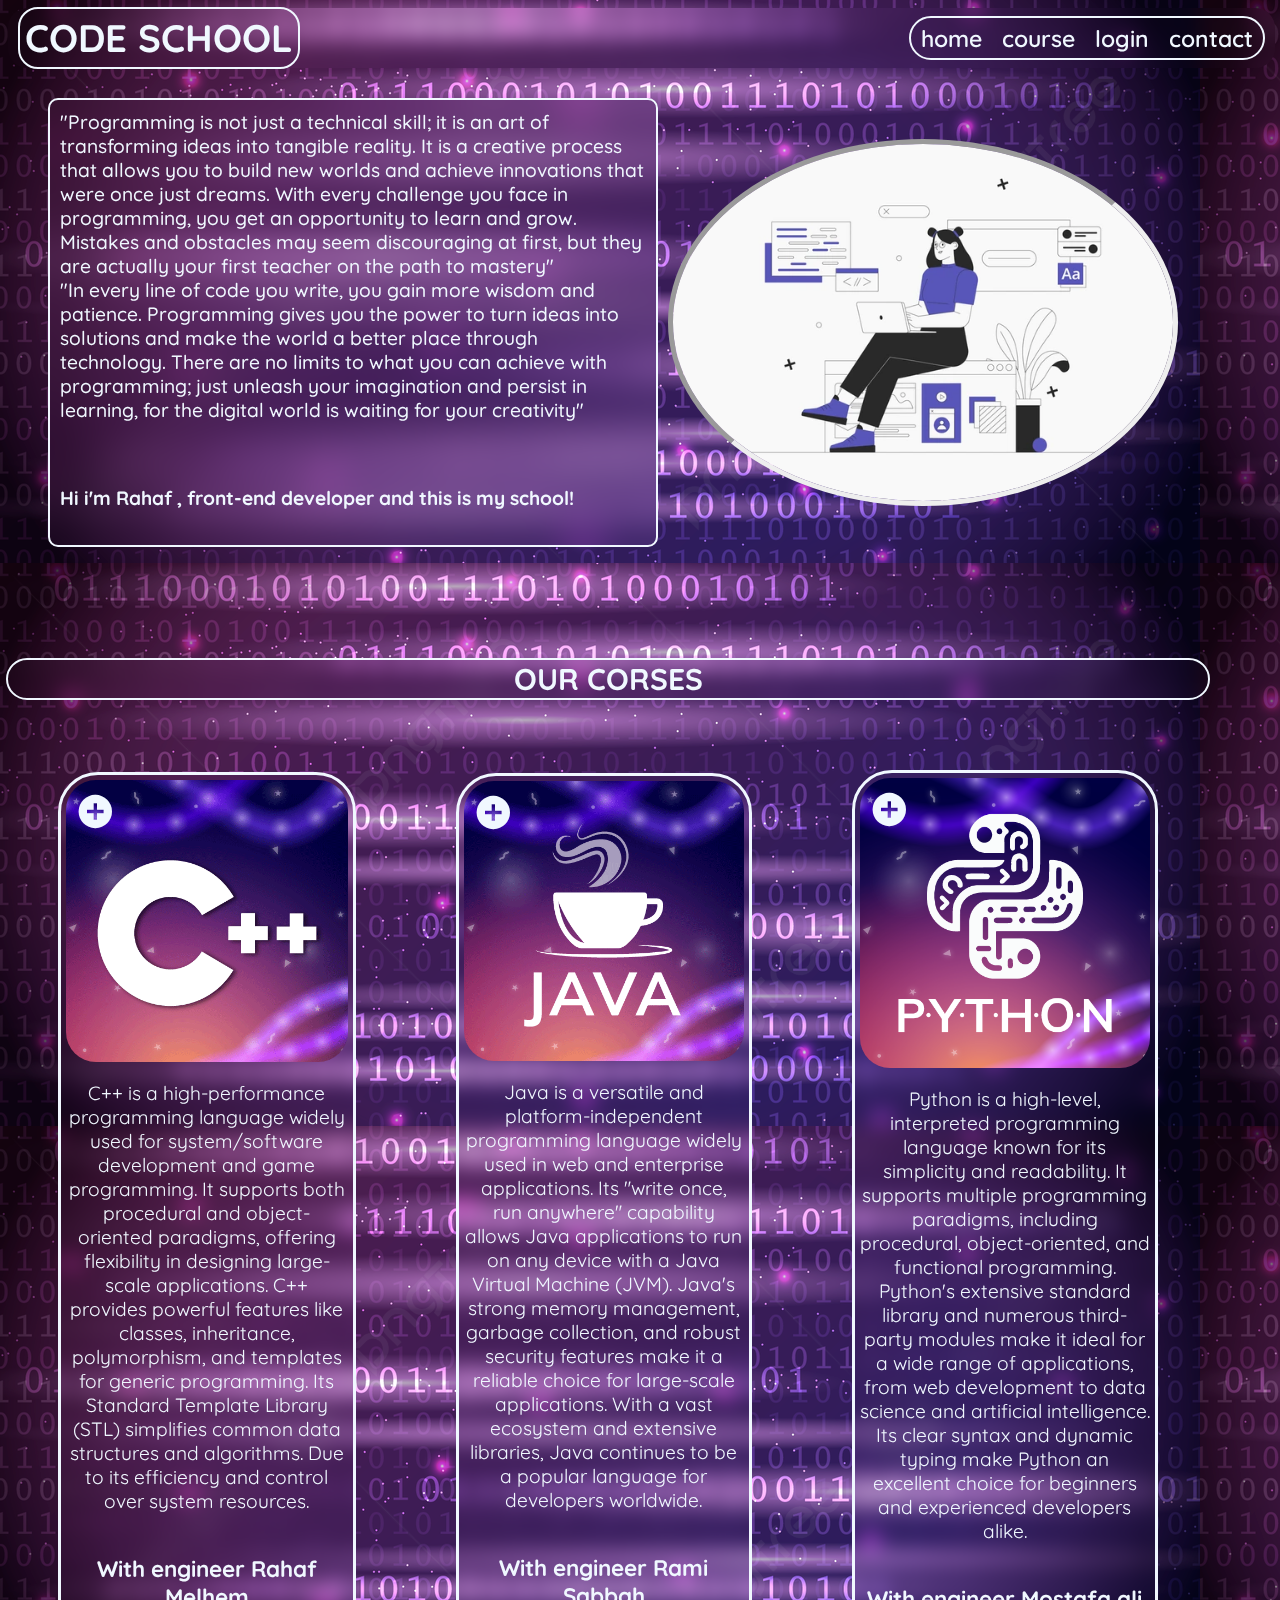
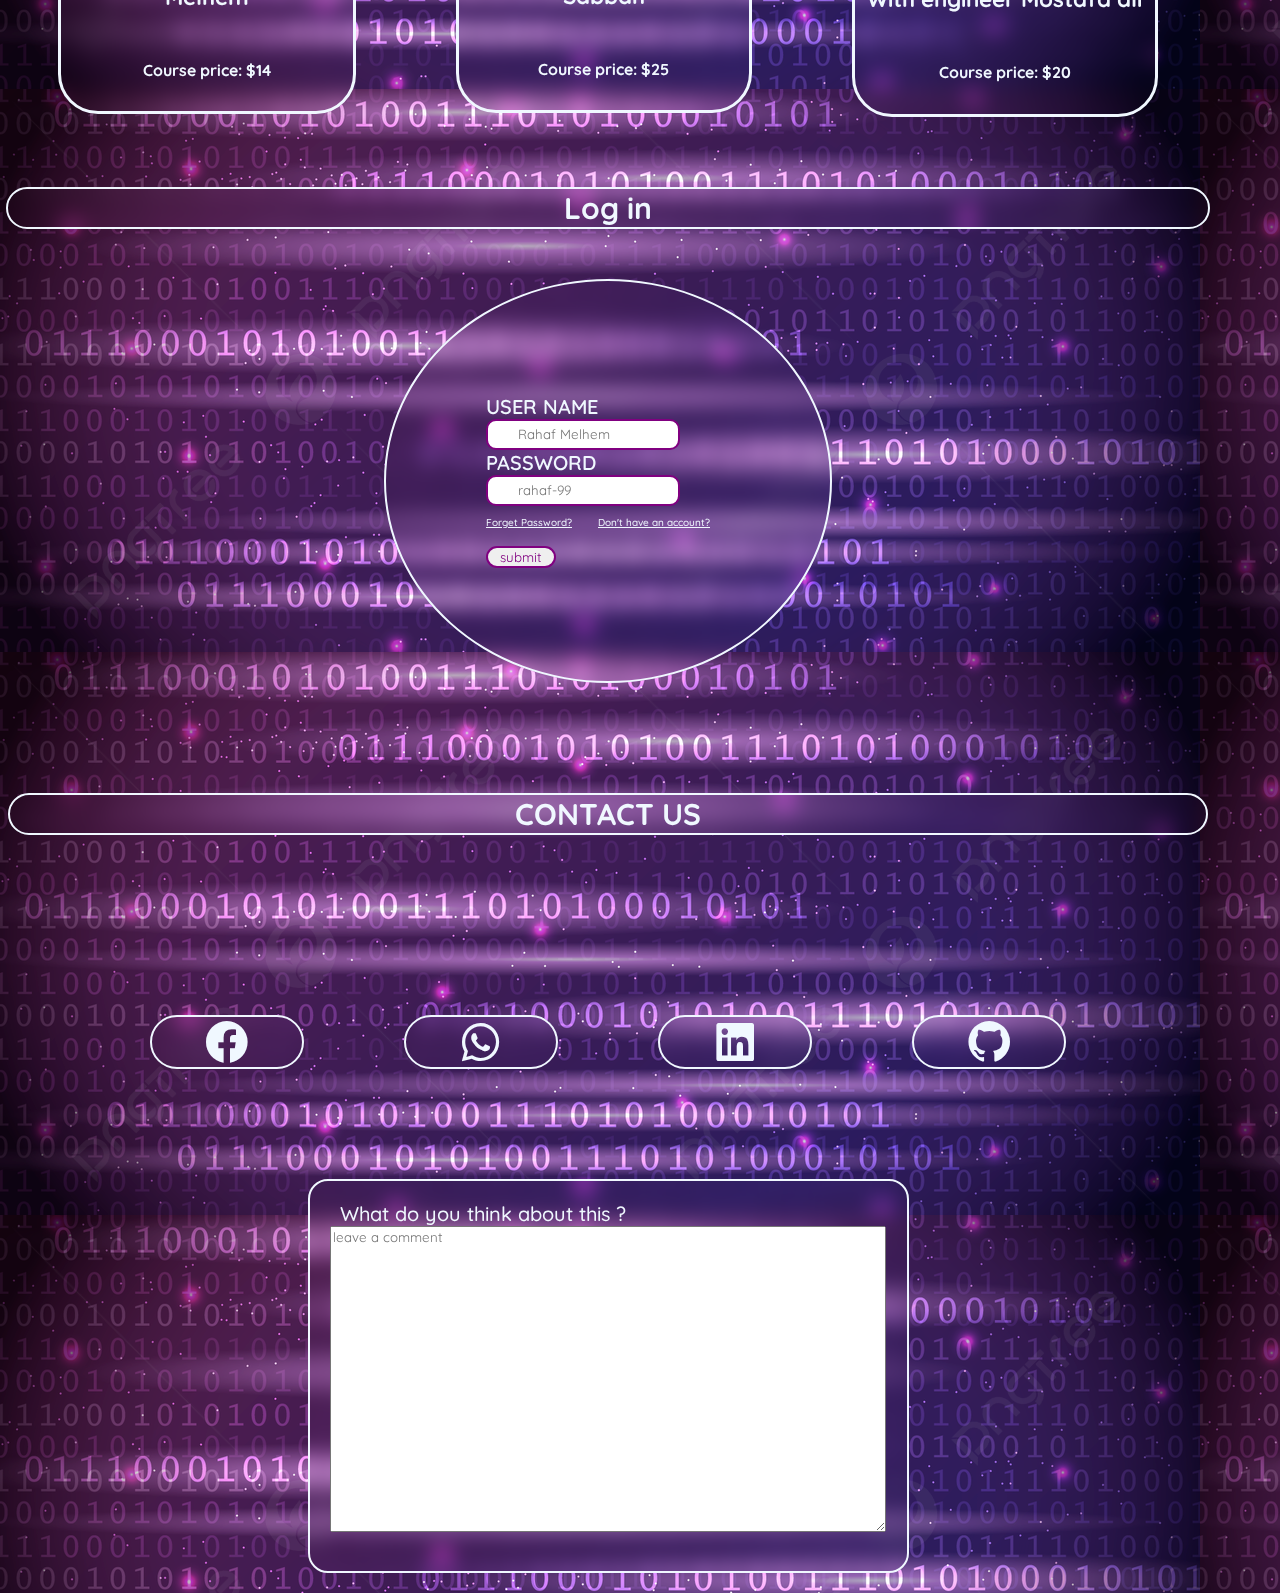
<file: langing page/html/index.html>
<!DOCTYPE html>
<html lang="en">
    <head>
        <meta charset="UTF-8">
        <title>Code School</title>
        <meta http-equiv="X-UA-Compatible" content="IE-edge">
        <meta name="viewport" content="width=device-width,initial-scale=1.0">
        <link rel="stylesheet" href="../html/css/main.css">
        <link href='https://unpkg.com/boxicons@2.1.4/css/boxicons.min.css' rel='stylesheet'>
    </head>
    
    <body>
       
        <!--Head-->
        <header>
            <h1 class="titleHome" >
              CODE SCHOOL</h1>
    <!--list added by javascript-->
              <nav id="navbar" >
            
            </nav>
    </header>
    <!--up button that used to go to the top of the page-->
    <button class="up" title="up"><i class='bx bx-up-arrow-alt'></i></button>
    <div class="sections">
    <section id="one" title="home">
        <nav class="content" >
            "Programming is not just a technical skill; it is an art of transforming ideas into tangible reality. It is a creative process that allows you to build new worlds and achieve innovations that were once just dreams. With every challenge you face in programming, you get an opportunity to learn and grow. Mistakes and obstacles may seem discouraging at first, but they are actually your first teacher on the path to mastery" 
            <br>
            "In every line of code you write, you gain more wisdom and patience. Programming gives you the power to turn ideas into solutions and make the world a better place through technology. There are no limits to what you can achieve with programming; just unleash your imagination and persist in learning, for the digital world is waiting for your creativity"
           </p>
           <h4><b>Hi</b> i'm Rahaf , front-end developer and this is my school! </h4>

        </nav>
        <img class="person" src="../html/image/person.webp" title="person">

    </section>
    
    <section id="two" title="course">
        <nav class="titlePage">
            <h1>
                OUR CORSES 
            </h1>
          <nav class="page">
            <div class="lang">
              <a class="add" href="#"><i class='bx bxs-plus-circle' title="add"></i></a>
                <img src="../html/image/c++.png" title="c++">
                <p>
                    C++ is a high-performance programming language widely used for system/software development and game programming. It supports both procedural and object-oriented paradigms, offering flexibility in designing large-scale applications. C++ provides powerful features like classes, inheritance, polymorphism, and templates for generic programming. Its Standard Template Library (STL) simplifies common data structures and algorithms. Due to its efficiency and control over system resources.
                </p>

                <h3>With engineer Rahaf Melhem</h3>
                <h5>Course price: $14</h5>
            </div>
            <div class="lang">
                <a class="add" href="#"><i class='bx bxs-plus-circle' title="add"></i></a>
                <img src="../html/image/java.png" title="java">
                <p>
                    Java is a versatile and platform-independent programming language widely used in web and enterprise applications. Its "write once, run anywhere" capability allows Java applications to run on any device with a Java Virtual Machine (JVM). Java's strong memory management, garbage collection, and robust security features make it a reliable choice for large-scale applications. With a vast ecosystem and extensive libraries, Java continues to be a popular language for developers worldwide.
                </p>

                <h3>With engineer Rami Sabbah</h3>
                <h5>Course price: $25</h5>
            </div>
            <div class="lang">
                <a class="add" href="#"><i class='bx bxs-plus-circle' title="add"></i></a>
                <img src="../html/image/python.png" title="paython">
                <p>
                    Python is a high-level, interpreted programming language known for its simplicity and readability. It supports multiple programming paradigms, including procedural, object-oriented, and functional programming. Python's extensive standard library and numerous third-party modules make it ideal for a wide range of applications, from web development to data science and artificial intelligence. Its clear syntax and dynamic typing make Python an excellent choice for beginners and experienced developers alike.
                </p>

                <h3>With engineer Mostafa ali</h3>
                <h5>Course price: $20</h5>
            </div>
          </nav>
          
        </nav>
    </section>
     
    <section id="three" title="login">
       
            <h1>Log in</h1>
        
            <form>
          <label for="user">USER NAME</title><br>
          <input placeholder="Rahaf Melhem" type="text" title="user name" id="user" name="name" class="input"><br>
          <label for="password">PASSWORD</title><br>
          <input placeholder="rahaf-99" type="password" title="password" id="password" name="password" class="input"><br>
          <a class="fogret" href="https://mail.google.com/mail/u/0/" target="_blank">Forget Password?</a>
          <a class="sing-up" href="https://support.google.com/accounts/answer/27441?hl=en" target="_blank">Don't have an account?</a><br>
          <input type="submit" value="submit" class="submit"><br>
          </form>
   
    </section>

    <section id="four" title="contact">
     <h1>CONTACT US</h1>
     <footer>
        <nav class="contact">
        <a href="https://www.facebook.com/" title="facebook" target="_blank">
            <i class='bx bxl-facebook-circle'></i>
        </a>
        <a href="https://web.whatsapp.com/" title="whatsapp" target="_blank">
            <i class='bx bxl-whatsapp' ></i>
        </a>
        <a href="https://www.linkedin.com/feed/" title="linked-in" target="_blank">
            <i class='bx bxl-linkedin-square'></i>    
        </a>
        <a href="https://github.com/rahafOM" title="github" target="_blank">
            <i class='bx bxl-github'></i>
        </a>
    </nav>
        <nav class="comment">
        <label for="comment">What do you think about this ?</label><br>

        <textarea type="text" id="comment" placeholder="leave a comment "></textarea>
    </nav>
     </footer>
    </section>
</div>
    </body>
    <!--js file-->
    <script src="../html/js/main.js"></script>
</html>
</file>
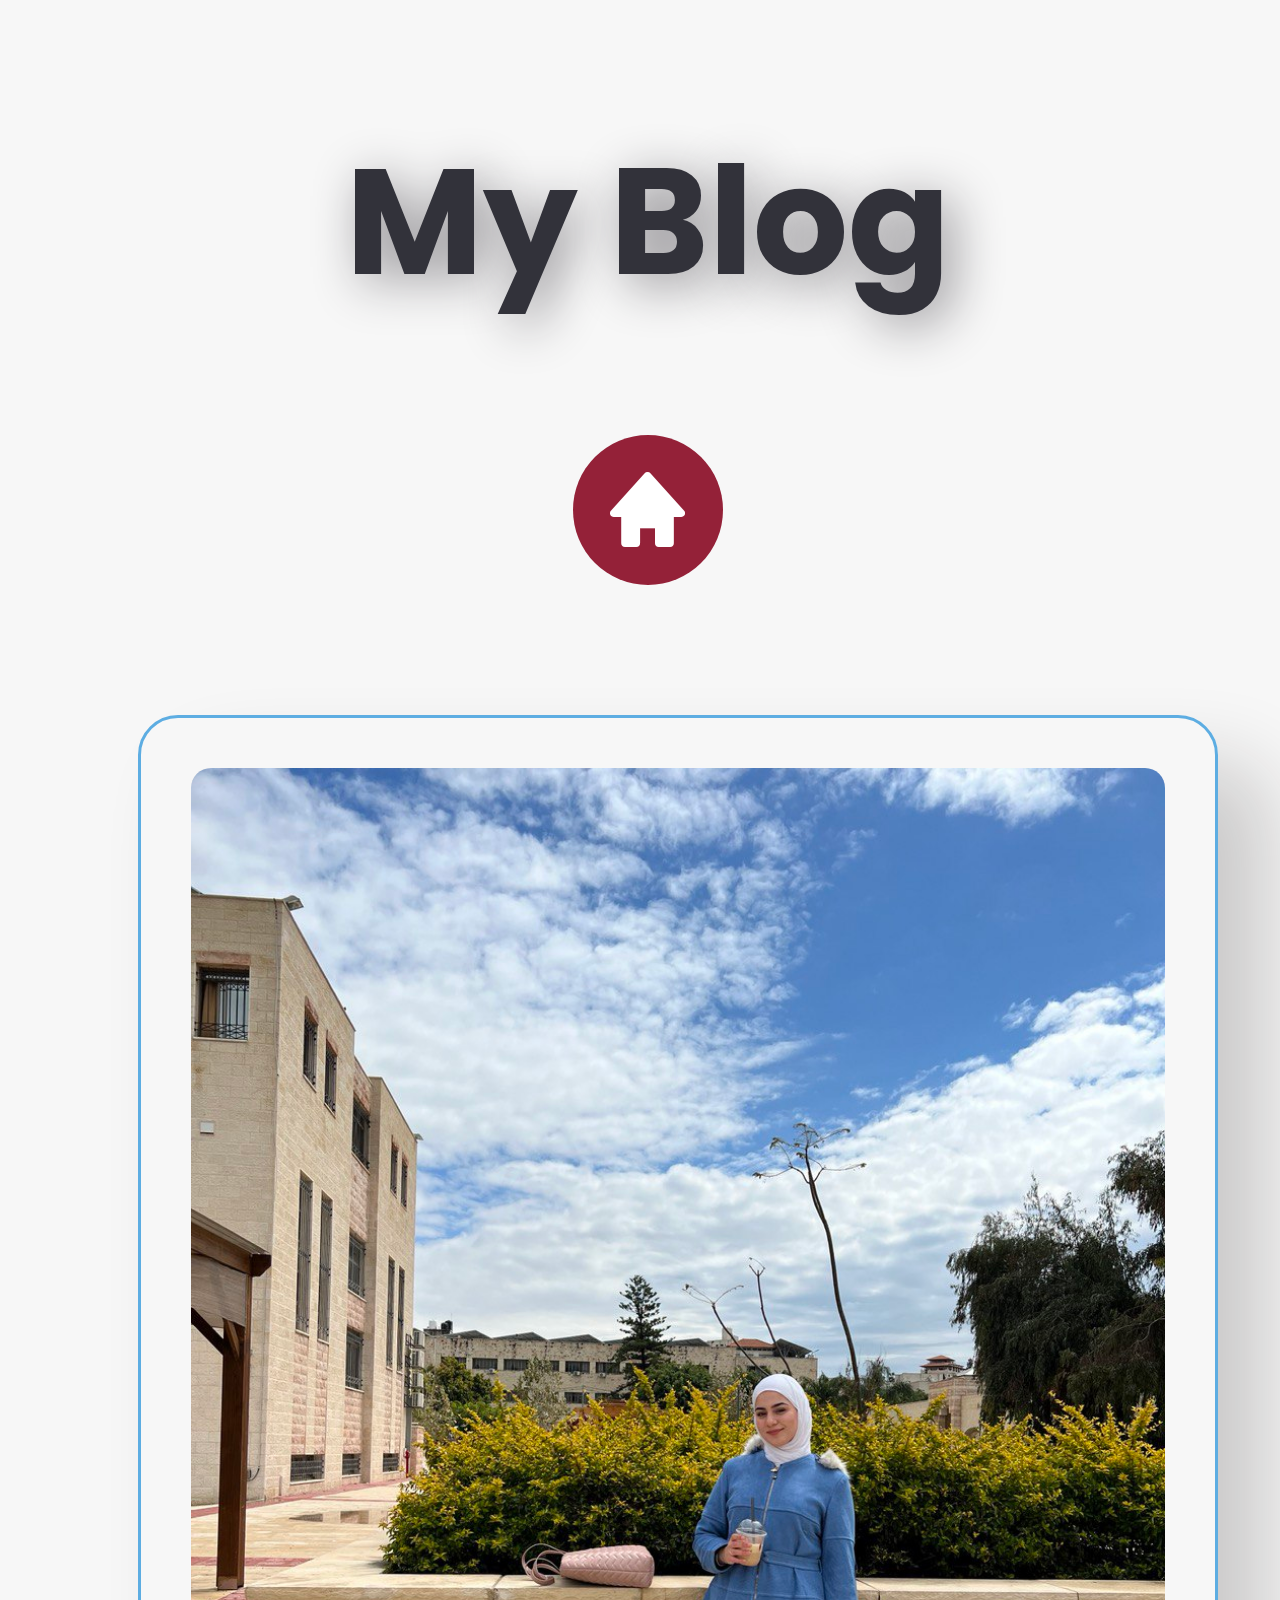
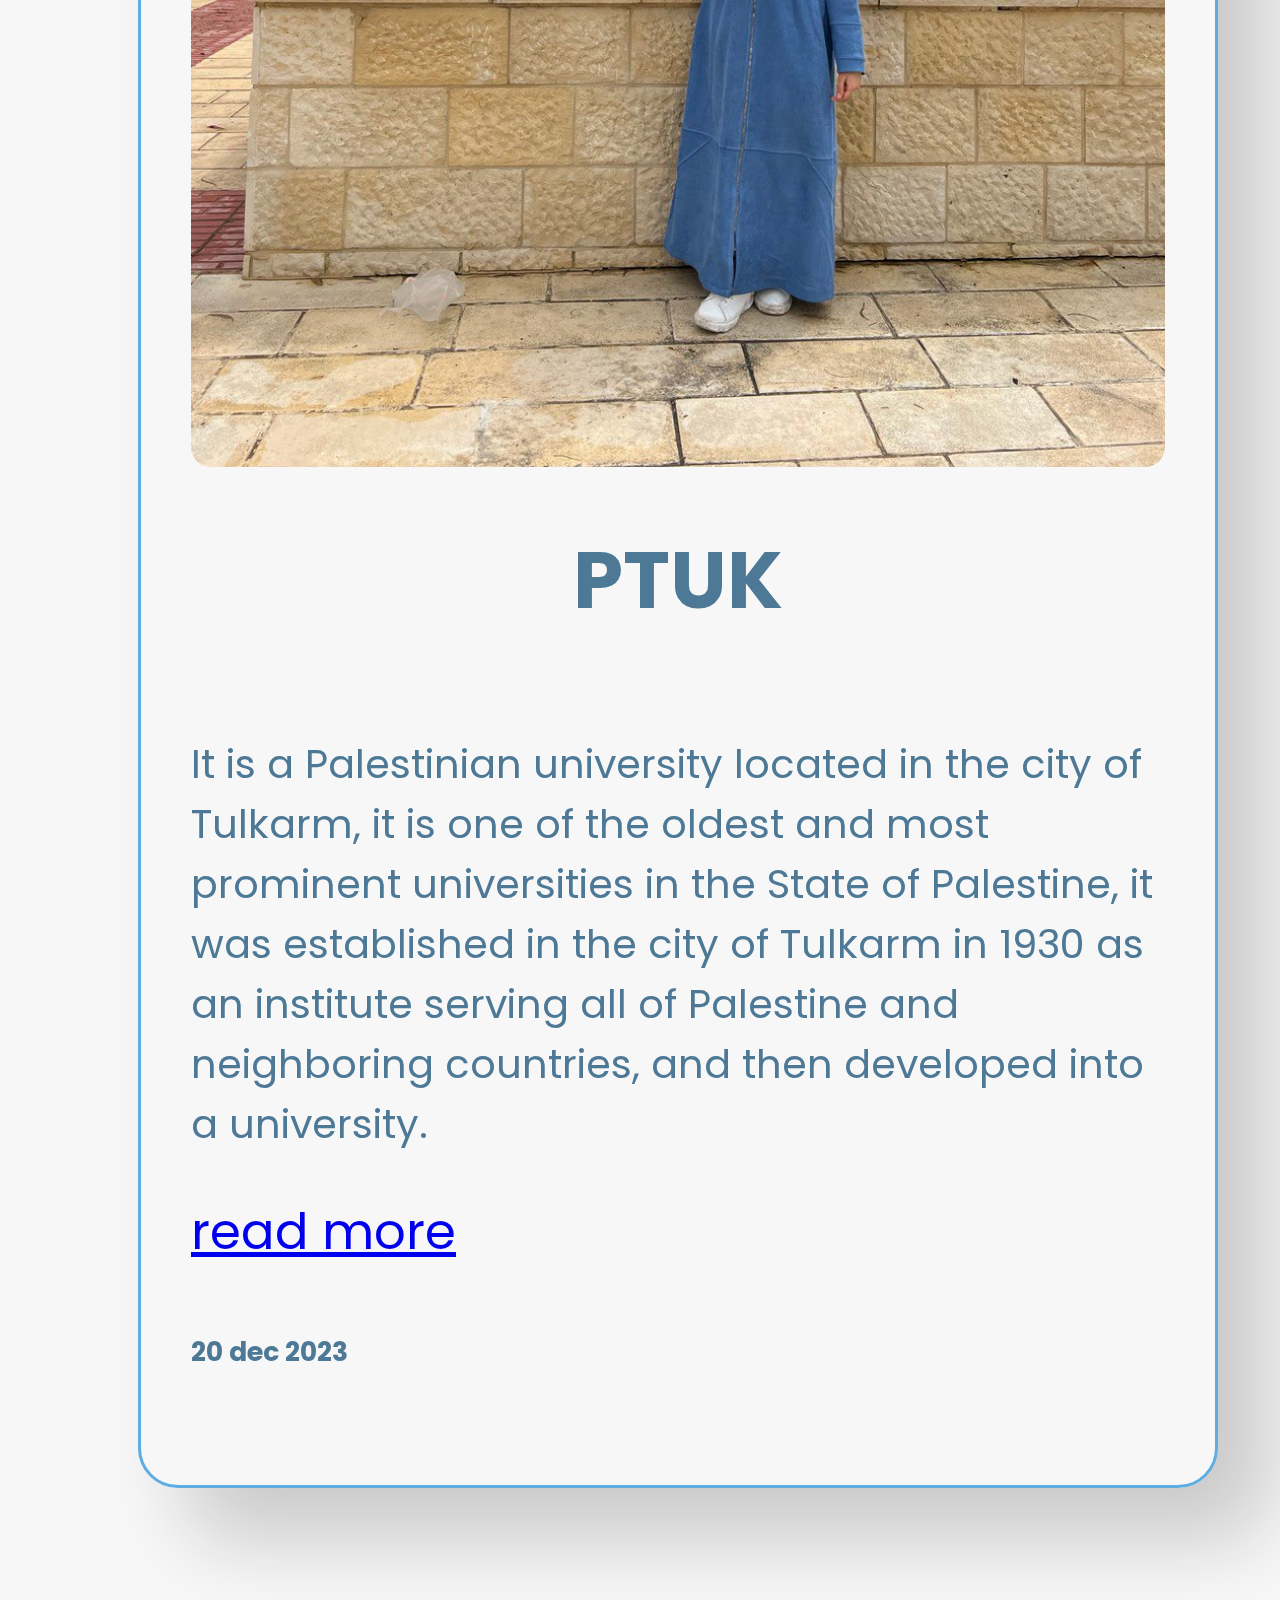
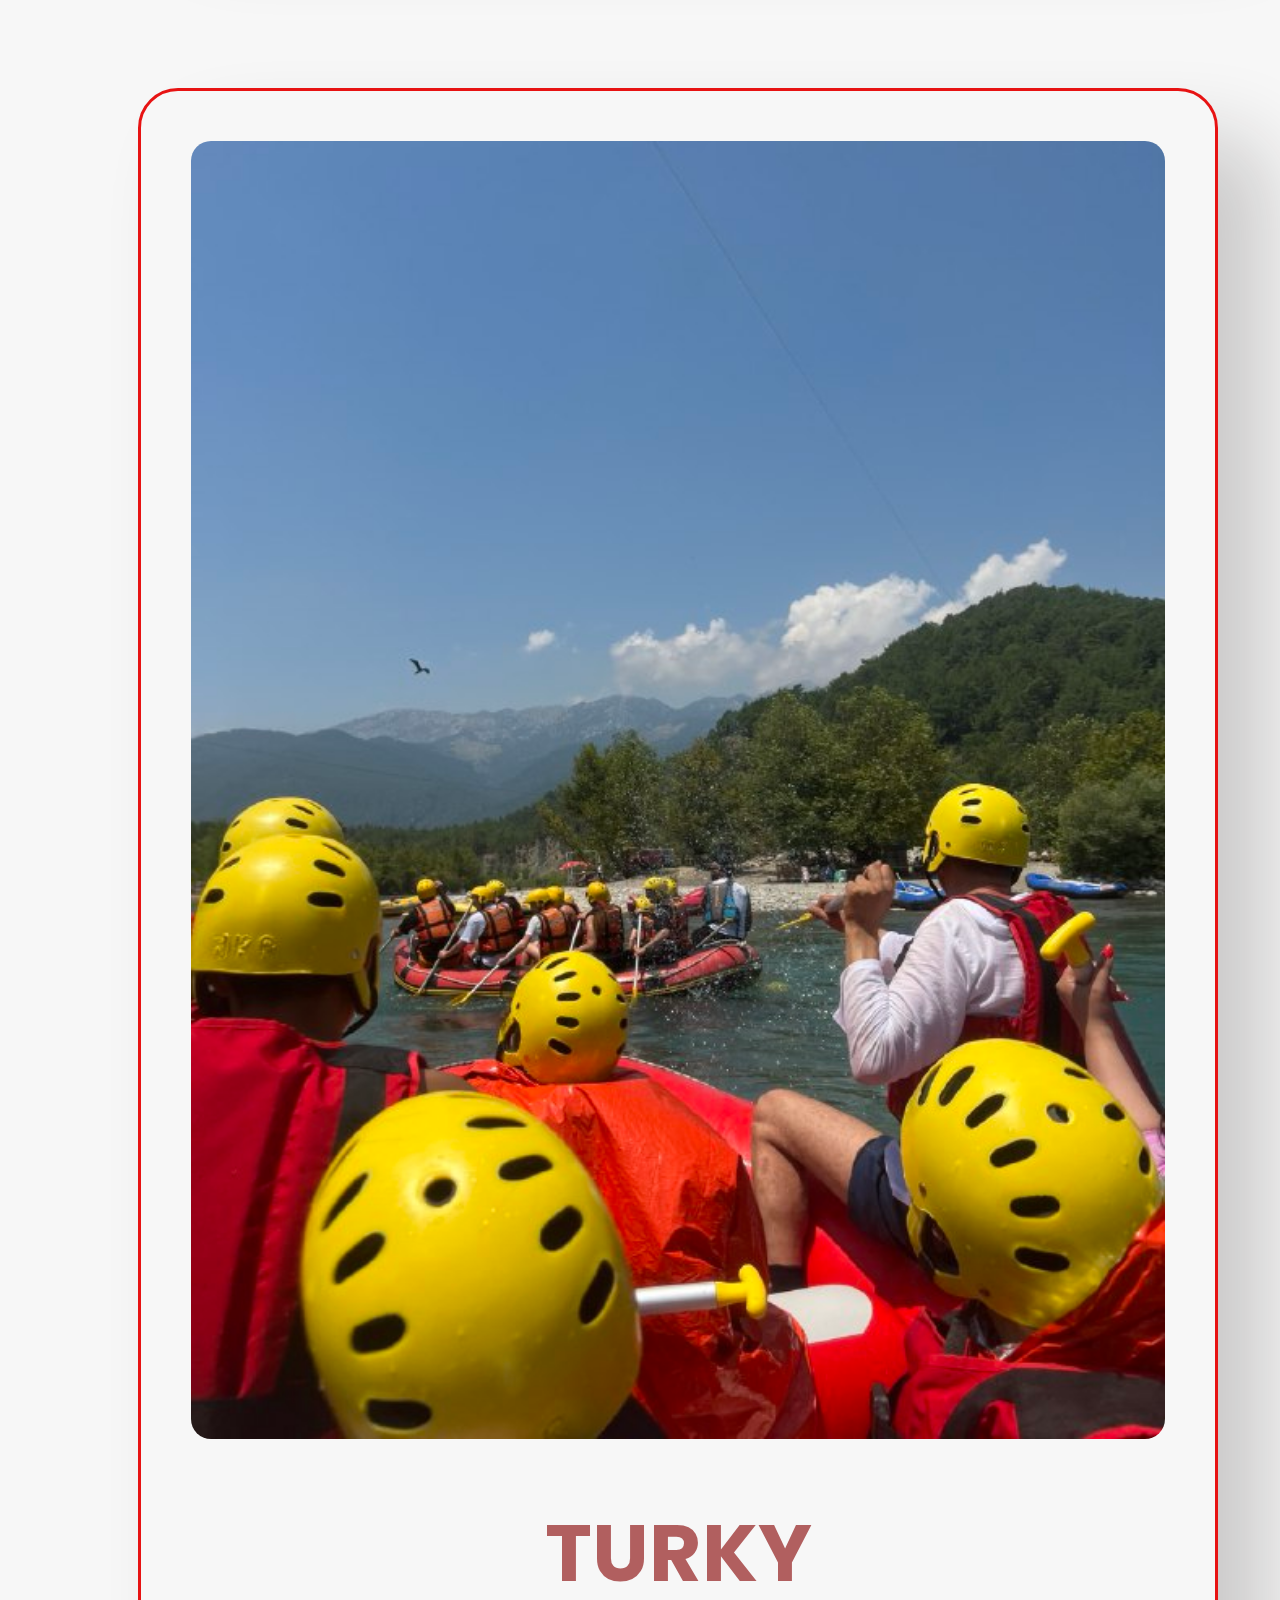
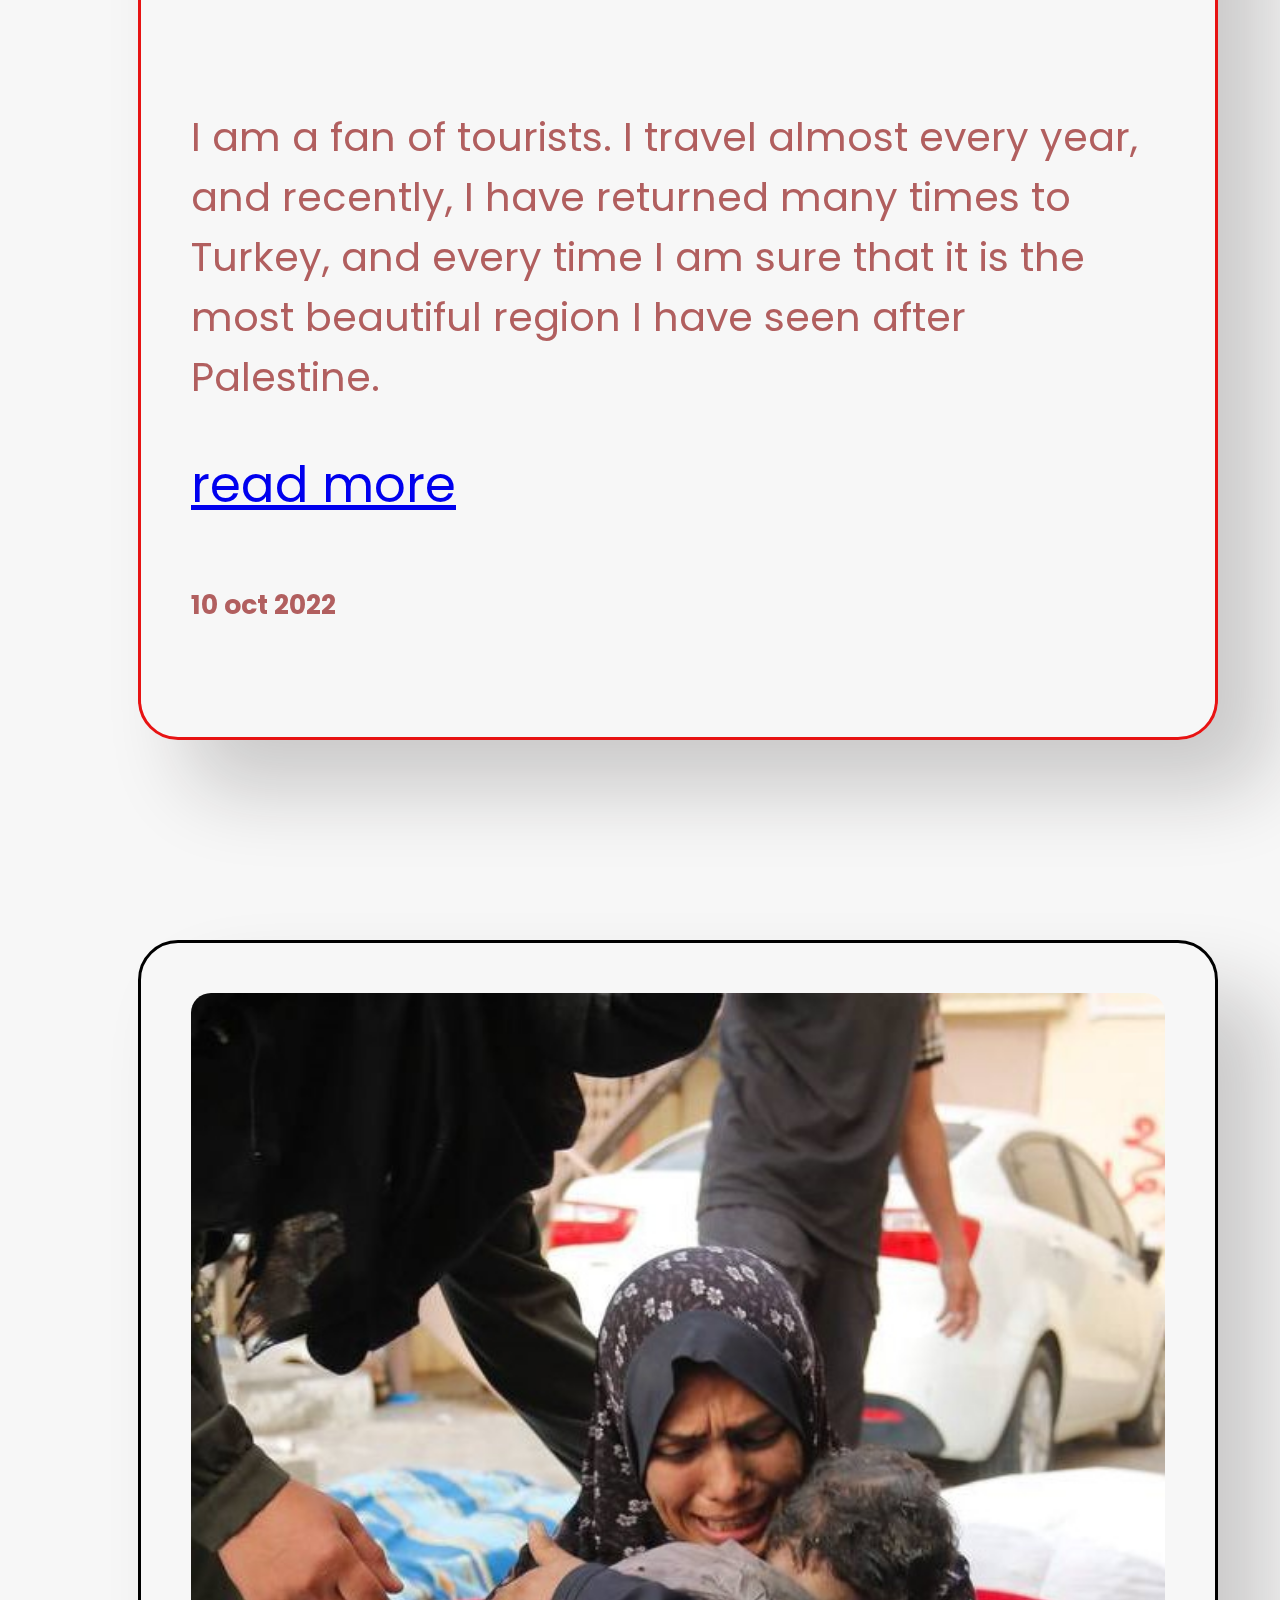
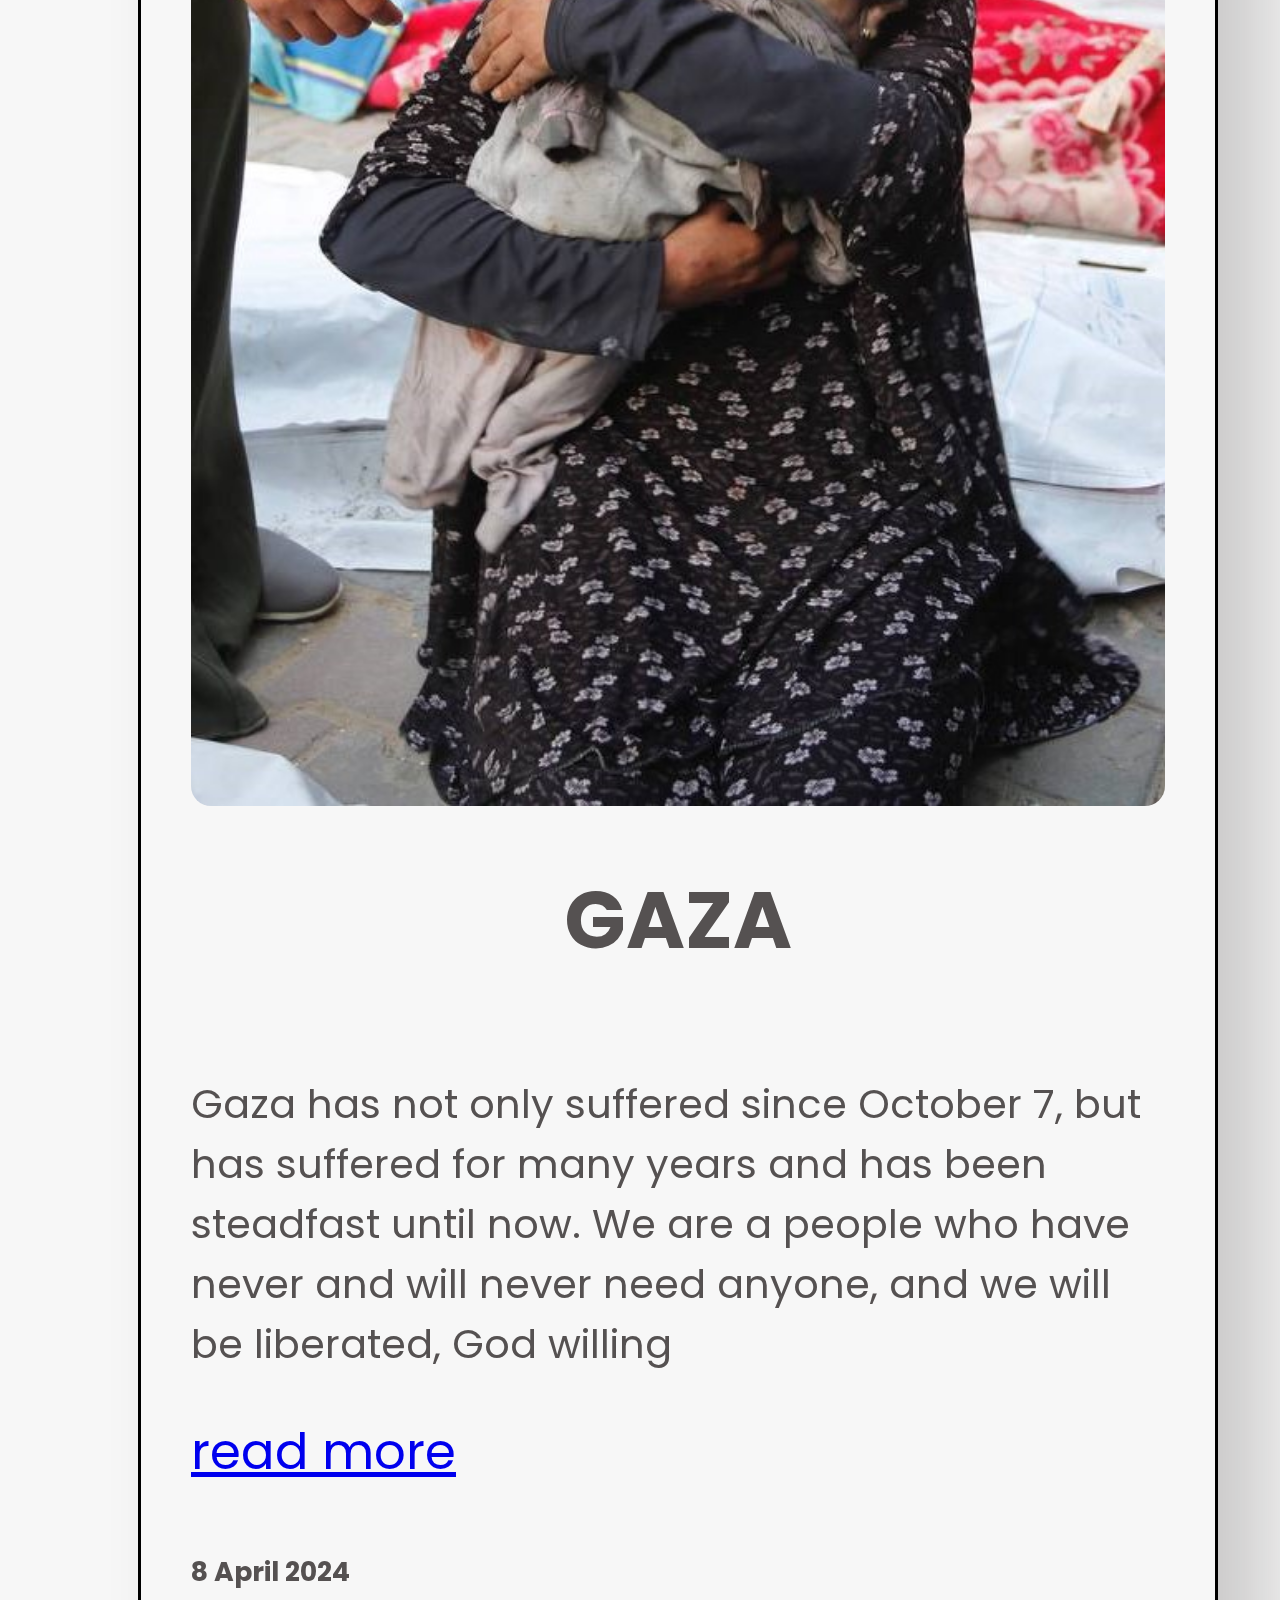
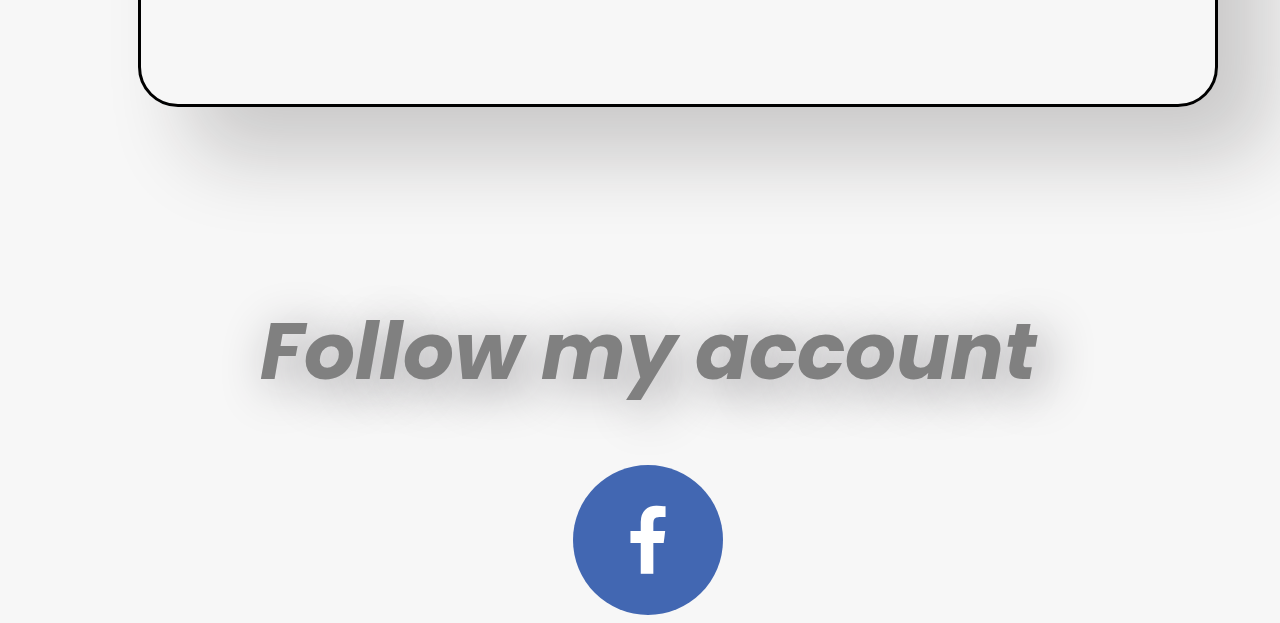
<file: MyBlog/blog/home/index/html/index.html>
<!DOCTYPE html>
<html lang="en">

<head>
    <meta charset="UTF-8">
    <title>My Blog </title>
    <meta http-equiv="X-UA-Compatible" content="IE-edge">
    <meta name="viewport" content="width=device-width, initial-scale=1.0">
    <link rel="html" href="../html/index.html">
    <link rel="stylesheet" href="../css/main2.css">
    <link href='https://unpkg.com/boxicons@2.1.4/css/boxicons.min.css' rel='stylesheet'>
</head>

<body>
    <header>
        <h1 class="title">My Blog</h1>
        <a class="home" href="/blog/home/html/home.html" target="_blank" title="facebook">
            <i class='bx bxs-home'></i></a>
    </header>
    <box>
        <nav class="PTUK">

            <img class="pt" src="../image/photo_5334915226849630068_y.jpg" alt="PTUK"  title="my university">
            <h1 class="h1">PTUK</h1>
            <P class="p">
                It is a Palestinian university located in the city of Tulkarm, it is one of the oldest and most prominent universities in the State of Palestine, it was established in the city of Tulkarm in 1930 as an institute serving all of Palestine and neighboring countries, and then developed into a university.
            </P>
            <a class="readMore" href="https://ptuk.edu.ps/ar/" target="_blank">read more</a>
            <h6 class="p">20 dec 2023</h6>
            
        </nav>

        <nav class="TURKY">
            <img class="pt" src="../image/turky.jpeg" alt="TURKY" title="turky">
            <h1 class="h1">TURKY</h1>
            <P class="p">
                I am a fan of tourists. I travel almost every year, and recently, I have returned many times to Turkey, and every time I am sure that it is the most beautiful region I have seen after Palestine.
            </P>
            <a class="readMore" href="https://en.wikipedia.org/wiki/Turkey" target="_blank">read more</a>
            <h6 class="p">10 oct 2022</h6>
        </nav>
        <nav class="GAZA">
            <img class="pt" src="../image/photo_5906533893153079012_y.jpg" alt="GAZA" title="Gaza">
            <h1 class="h1">GAZA</h1>
            <P class="p">
                Gaza has not only suffered since October 7, but has suffered for many years and has been steadfast until now. We are a people who have never and will never need anyone, and we will be liberated, God willing
            </P>
            <a class="readMore" href="https://en.wikipedia.org/wiki/Israel%E2%80%93Hamas_war" target="_blank">read more</a>
            <h6 class="p">8 April 2024</h6>
        </nav>
    </box>
    <footer >
        <h1 class="follow"> <i>Follow my account</i></h1>
        <a class="link" href="https://www.facebook.com/" target="_blank" title="facebook">
            <i class='bx bxl-facebook'></i>
        </a>

    </footer>
</body>

</html>
</file>
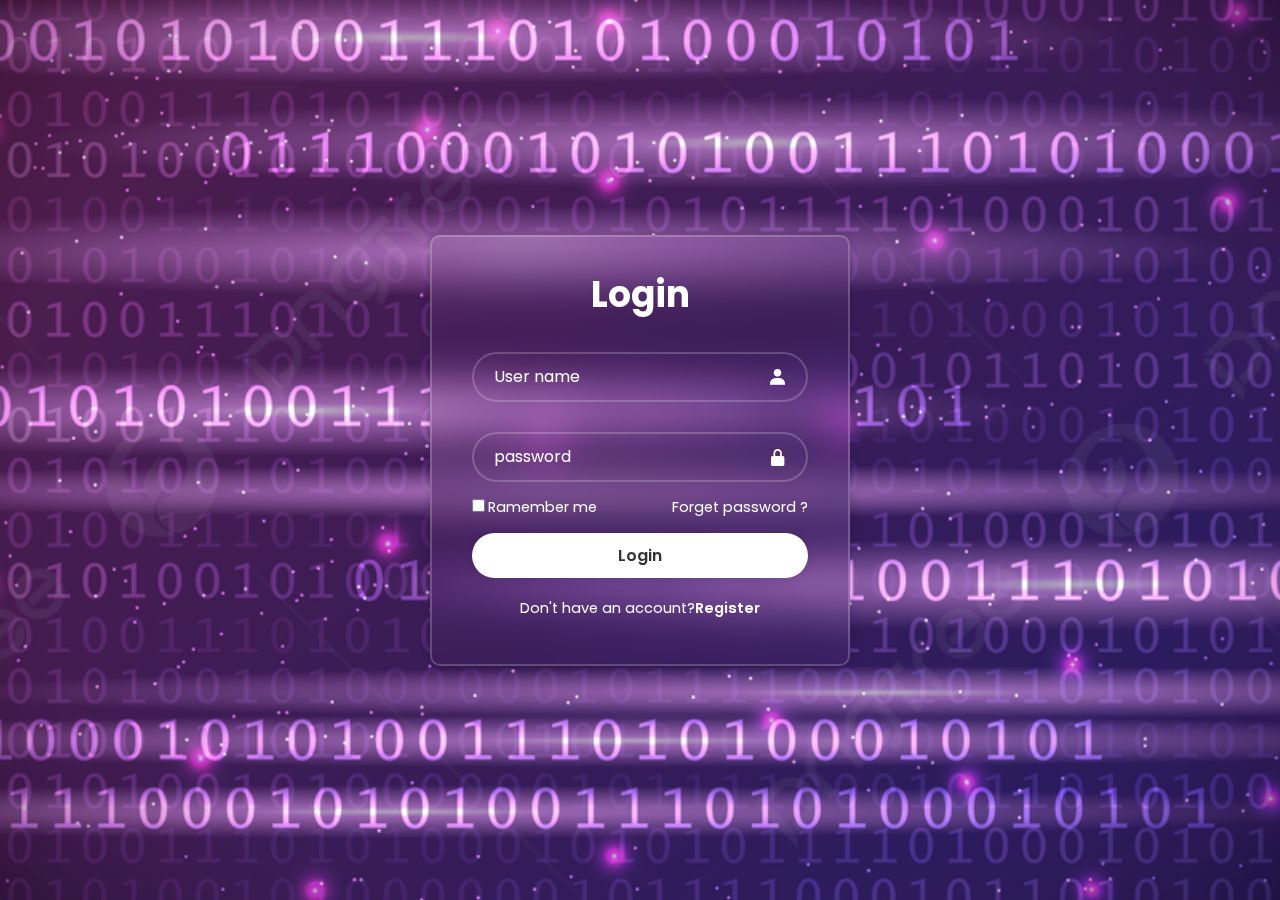
<file: html/main.html>
<!DOCTYPE html>
<html lang="en">

<head>
    <meta charset="utd-8">
    <title>LOGE IN</title>
   <meta http-equiv="X-UA-Compatible" content="IE-edge">
    <meta name="viewport" content="websit">
    <link rel="stylesheet" href="css.css">
    <link href='https://unpkg.com/boxicons@2.1.4/css/boxicons.min.css' rel='stylesheet'>
</head>

<body>
     <div class="wrapper">
        <form action="">
            <h1>Login</h1>
            <div class="input-box">
                <input type="text" placeholder="User name" required>
                <i class='bx bxs-user'></i>
            </div>
            <div class="input-box">
                <input type="password" placeholder="password" required>
                <i class='bx bxs-lock-alt' ></i>
            </div>
            <div class="remember">
               <label > <input type="checkbox">Ramember me</label>
               <a href="#"> Forget password ? </a>
            </div>
            <button type="submit" class="btn">
                Login
            </button>
            <div class="register-link">
                <p> Don't have an account?<a href="#">Register</a>

                </p>

            </div>
        </form>
     </div>
</body>
</html>
</file>
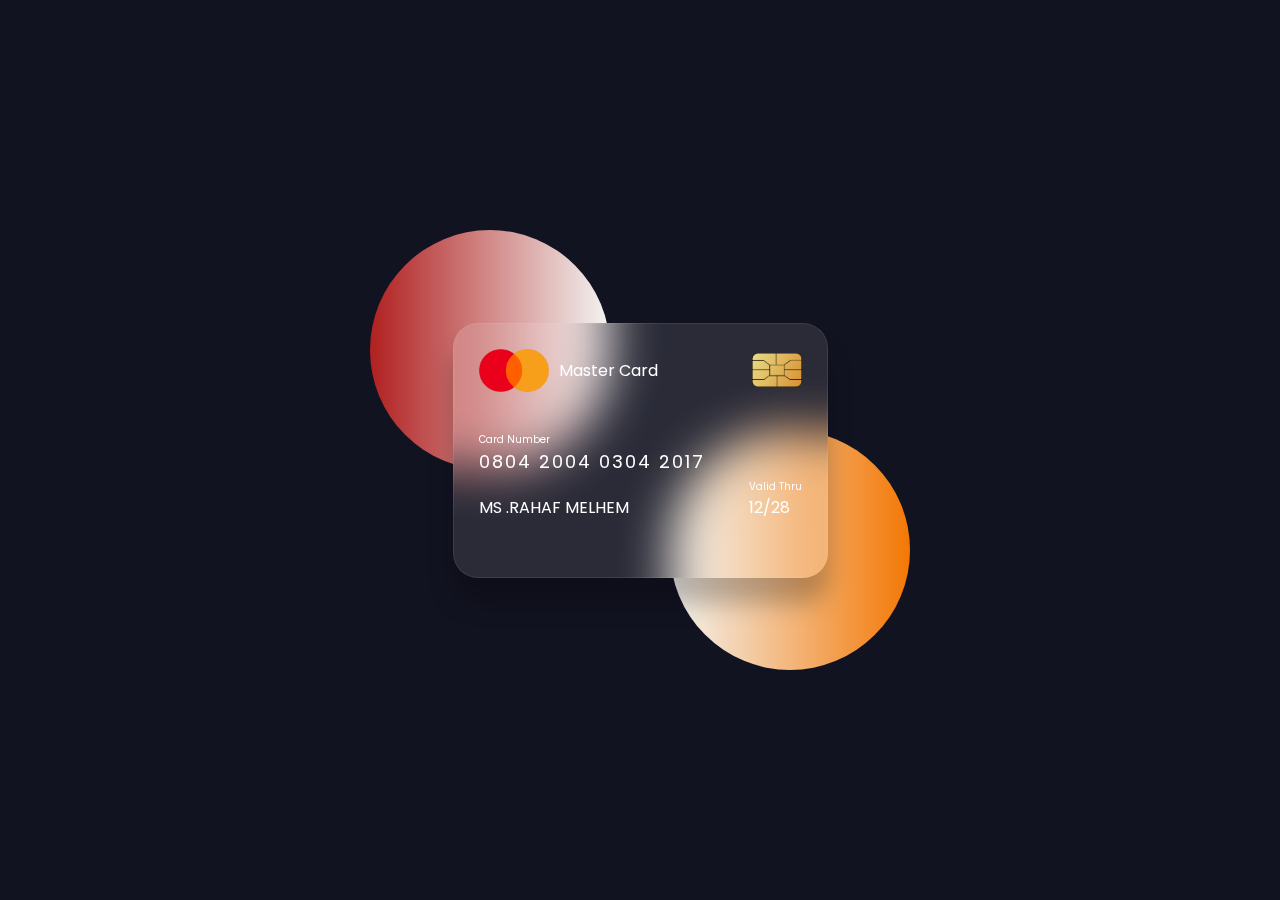
<file: VISA CARD/main.html>
<!DOCTYPE html>
<html lang="en">
    <head>
        <meta charset="UTF-8">
        <meta http-equiv="X-UA-Compatible" content="IE=edge">
        <meta name="viewport" content="width=device-width, initial-scale=1.0">
        <title> visa card </title>
        <link rel="stylesheet" href="style.css">
    </head>

    <body>
<section>
    <div class="container">
        <div class="card front">
            <header>
                <span class="logo">
                    <img src="LOGO.png" alt="">
                    <h5>Master Card</h5>
                </span>
                <img src="CHIP.png"  alt="" class="chip">

            </header>

            <div class="card-d">
                <div class="name-num">
                    <h6>
                        Card Number</h6>
                        <h5 class="num">
                            0804 2004 0304 2017
                        </h5>
                        <h5 class="name"> MS .RAHAF MELHEM </h5>
                </div>

                <div class="valid-date">
                    <h6>Valid Thru</h6>
                    <h5>12/28</h5>
                </div>  
        </div>
    </div>
    <div class="card back">
<h6>
    if found, return to BOP branch or to P.O.BOX 471 | Tulkarm | Palestine
</h6>
<span class="magnetic"></span>
<div class="signature"><i>804</i></div>
<h5>Lorem ipsum dolor sit amet consectetur adipisicing elit. Voluptatibus magnam dolor officia beatae obcaecati! Doloremque voluptates perferendis nihil officiis, unde dolore tempora repellat accusamus maiores sapiente delectus eum hic aliquid!</h5>
    </div>
    </div>
 </section>
    </body>
</html>
</file>
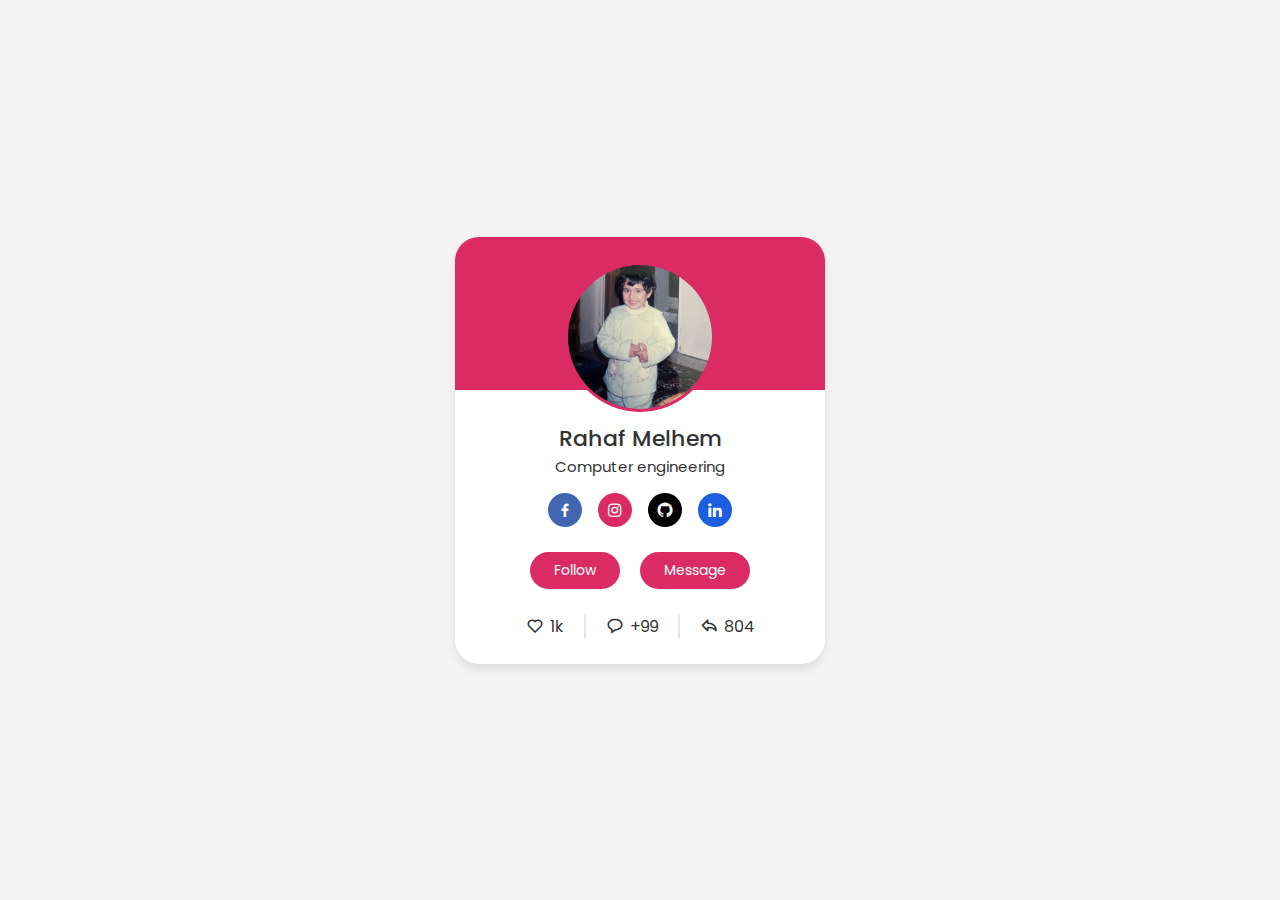
<file: pro hc/profil card/main.html>
<!DOCTYPE html>
<html lang="en">
    <head>
        <meta charset="UTF-8">
        <title>Profil card</title>
       <meta http-equiv="X-UA-Compatible" content="IE-edge">
        <meta name="viewport" content="width=device-width,initial-scale=1.0">
        <link rel="stylesheet" href="style.css">
        <link href='https://unpkg.com/boxicons@2.1.4/css/boxicons.min.css' rel='stylesheet'>
    </head>

<body>

    <div class="Profil-card">
        <div class ="image">
            <img src="rahaf.jpg" alt="" class="profil-img"/>
        </div>
        <div class="text-data">
            <span class="name">Rahaf Melhem</span>
            <span class="job">Computer engineering</span>
        </div>
        <div class="media">
            <a href="https://www.facebook.com/" style="background: #4267b2" class="link">
             <i class='bx bxl-facebook'></i>
            </a>
               <a href="#" style="background: #db2b65" class="link">
                <i class='bx bxl-instagram'></i>
               </a>
               <a href="https://github.com/rahafOM" style="background: hsl(0, 0%, 0%)" class="link">
                <i class='bx bxl-github'></i>
               </a>
               <a href="https://www.linkedin.com/in/rahf-melhem-252117307/" style="background: #1d5ddf" class="link">
                <i class='bx bxl-linkedin'></i>
               </a>
        </div>
        <div class="buttons">
            <button class="button">Follow</button>
            <button class="button">Message</button>
        </div>
        <div class = "analy">
            <div class="data">
                <i class='bx bx-heart'></i>
                <span class="number">1k</span>
            </div>
            <div class="data">
                <i class='bx bx-message-rounded'></i>
                <span class="number">+99</span>
            </div>
            <div class="data">
                <i class='bx bx-share' ></i>
                <span class="number">804</span>
            </div>
        </div>
    </div>

</body>
</html>
</file>
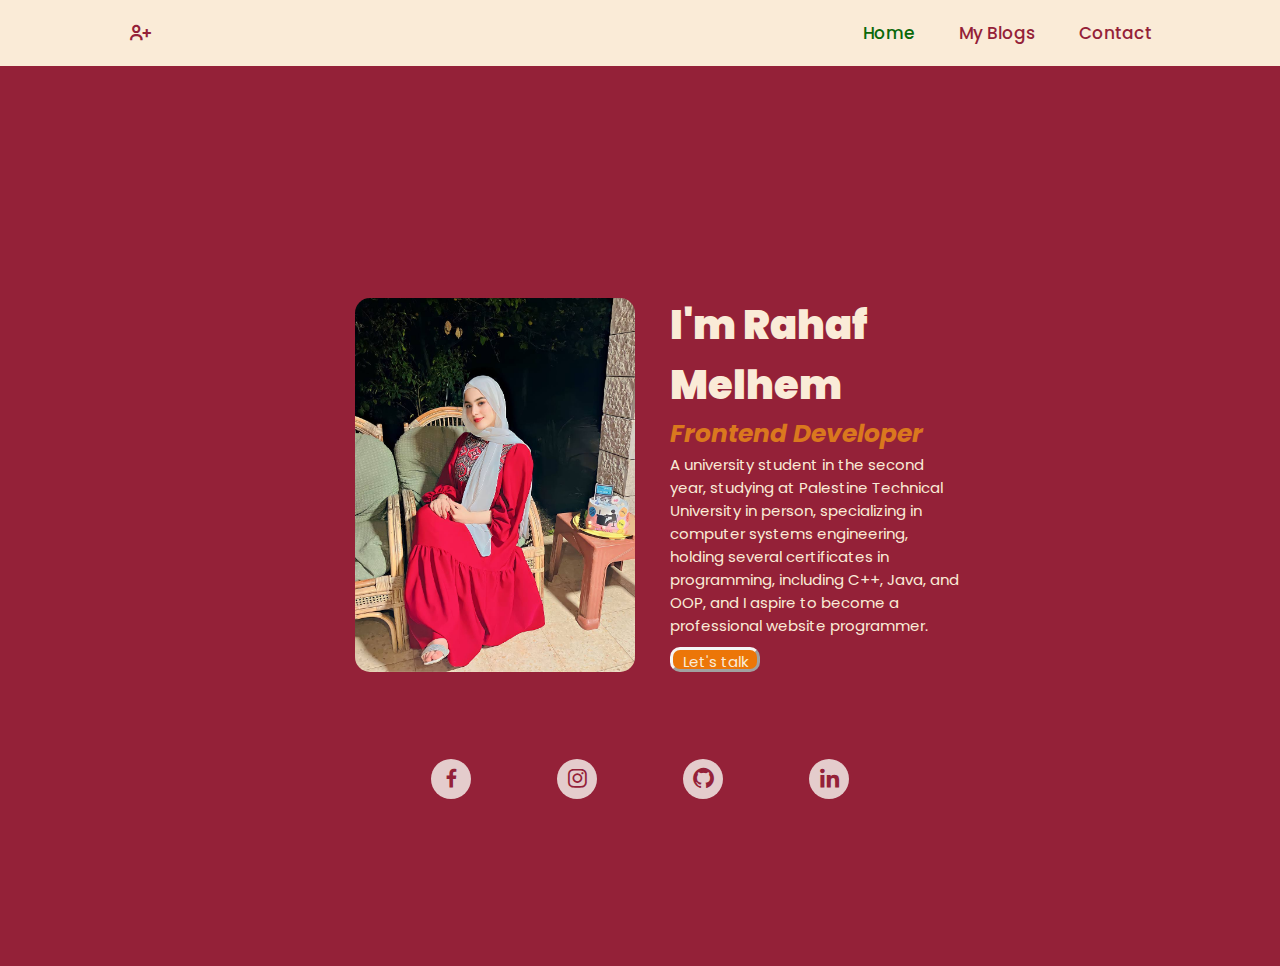
<file: MyBlog/blog/home/html/home.html>
<!DOCTYPE html>
<html lang="en">

<head>
    <meta charset="UTF-8">
    <title>My Blog</title>
    <meta http-equiv="X-UA-Compatible" content="IE-edge">
    <meta name="viewport" content="width=device-width,initial-scale=1.0">
    <link rel="html" href="../html/home.html">
    <link rel="stylesheet" href="../css/main.css" >
    <link href='https://unpkg.com/boxicons@2.1.4/css/boxicons.min.css' rel='stylesheet'>
</head>

<body>
    <header>
        <i class='bx bx-user-plus' title="follow"></i>
        <nav class="link">
        <a href="home.html" title="home bage" class="active">Home</a>
        <a href="../index/html/index.html" title="Blogs bage">My Blogs</a>
        <a href="https://www.linkedin.com/in/rahf-melhem-252117307/" title="Blogs bage">Contact</a>
        </nav>
    </header>
    <section class="home">
        <div class="content">
        <div>
            <img class="img" src="../image/photo_5371079809259658679_y.jpg" alt="me" title="my photo"></div>
           <div> <h1 class="text"> <strong> I'm Rahaf Melhem</strong> </h1>
            <h3 class="text"> <i>Frontend Developer</i></h3>
            <p class="text">
                A university student in the second year, studying at Palestine Technical University in person, specializing in computer systems engineering, holding several certificates in programming, including C++, Java, and OOP, and I aspire to become a professional website programmer. 
            </p>
            <button class="btn"> Let's talk</button>
        </div>
    </div>
        <div class="media">
            <a href="https://www.facebook.com/" class="link" title="facebook"target="_blank">
             <i class='bx bxl-facebook'></i>
            </a>
               <a href="https://www.instagram.com/"  class="link"  title="instagram" target="_blank">
                <i class='bx bxl-instagram'></i>
               </a>
               <a href="https://github.com/rahafOM" class="link" title="github"target="_blank">
                <i class='bx bxl-github'></i>
               </a>
               <a href="https://www.linkedin.com/in/rahf-melhem-252117307/" class="link" title="linkedin"  target="_blank">
                <i class='bx bxl-linkedin'></i>
               </a>
        </div>   
    </section>
    
</body>
</html>
</file>
<file: langing page/html/css/main.css>
@import url(../css/stylehome.css);
@import url(../css/stylepages.css);
@import url(../css/stylelog.css);
@import url(../css/contact.css);
</file>
<file: MyBlog/blog/home/index/css/main2.css>
@import url(../css/styleAttribute.css);
@import url(../css/styleElement.css);
@import url(../css/styleLinks.css);
</file>
<file: html/css.css>
@import url("https://fonts.googleapis.com/css2?family=Poppins:wght@300;400;500;600;700;800;900& display=swap");
*{
    margin: 0;
    padding: 0;
    box-sizing: border-box;
    font-family:"Poppins",sans-serif;
}
body{
 display: flex;
 justify-content: center;
 align-items:center ;
 min-height: 100vh;  
 background: url(pngtree-abstract-technology-purple-binary-codes-background-picture-image_1259896.jpg) no-repeat; 
 background-size: cover;
 background-position: center;
}
.wrapper{
    width: 420px;
    background: transparent;
    border: 2px solid rgba(255, 255, 255, .2);
    backdrop-filter:blur(20px) ;
    box-shadow: 0 0 10px rgba(0,0, 0, .2);
    color:#fff;
    border-radius: 10px;
    padding: 30px 40px;

}
.wrapper h1{
    font-size: 36px;
    text-align: center;
}
.wrapper .input-box{
    position: relative;
    width: 100%;
    height: 50px;
    margin: 30px 0;

}
.input-box input{
    width: 100%;
    height: 100%;
    background: transparent;
    border: none;
    outline: none;
    border: 2px solid  rgba(255, 255, 255, .2);
    border-radius: 40px;
    font-size: 16px;
    color: #fff;
    padding: 20px 45px 20px 20px;

}
.input-box input::placeholder{
    color: #fff;
}
.input-box i{
    position: absolute;
    right: 20px;
    top: 50%;
    transform: translateY(-50%);
    font-size: 20px;
}
.remember{
    display: flex;
    justify-content: space-between;
    font-size: 14.5px;
    margin: -15px 0 15px;
}
.remember label input{
    accent-color: #fff;
   margin-right: 3px;
}
.remember a{
    color:#fff;
    text-decoration: none;
}
.remember a:hover{
    text-decoration: underline;
}
.wrapper .btn{
    width: 100%;
    height: 45px;
    background: #fff;
    border: none;
    outline: none;
    border-radius: 40px;
    box-shadow: 0 0 10px rgba(0,0, 0, .1);
    cursor: pointer;
    font-size: 16px;
    color: #333;
    font-weight: 600;
}
.wrapper .register-link{
    font-size: 14.5px;
    text-align: center;
    margin: 20px 0 15px;

}
.register-link p a {
    color:#fff ;
    text-decoration: none;
    font-weight: 600;
}
.register-link p a:hover{
  text-decoration: underline;  
}
</file>
<file: VISA CARD/style.css>
@import url('https://fonts.googleapis.com/css2?family=Poppins:ital,wght@0,100;0,200;0,300;0,400;0,500;0,600;0,700;0,800;0,900;1,100;1,200;1,300;1,400;1,500;1,600;1,700;1,800;1,900&display=swap');
*{
    margin: 0;
    padding: 0;
    box-sizing: border-box;
    font-family:"Poppins",sans-serif;
}
section{
    min-height: 100vh;
    position: relative;
    width: 100%;
    background-color: #121321;
    display: flex;
    justify-content: center;
    align-items:center ;
    color: #fff;
    perspective: 1000px;
}
section::before{
    content: "";
    position: absolute;
    height: 240px;
    width: 240px;
    border-radius: 50%;
    transform: translate(-150px,-100px);
    background:linear-gradient(90deg,rgb(177, 32, 32),#f3f5f3);
}
section::after{
    content: "";
    position: absolute;
    height: 240px;
    width: 240px;
    border-radius: 50%;
    transform: translate(150px,100px);
    background:linear-gradient(90deg,#f3f5f3,rgb(243, 120, 5));
}
.container{
    position: relative;
    height: 255px;
    width: 375px;
    z-index: 100;
    transition: 0.6s;
    transform-style: preserve-3d;
}
.container:hover{
    transform: rotateY(180deg);
}
.container .card{
    position: absolute;
    padding: 25px;
    height: 100%;
    width: 100%;
    background: rgba(255, 255, 255, 0.1);
    border-radius: 25px;
    box-shadow: 0 25px 24px rgba(
        0, 0, 0, 0.25);
        backdrop-filter: blur(25px);
        border: 1px solid rgba(225, 225, 225, 0.1);
        backface-visibility: hidden;
}
.front header,.front .logo{
    display :flex;
    align-items: center;
}
.front header{
    justify-content: space-between;
}
.front .logo img{
    width: 70px ;
    margin-right: 10px;

}
h5{
    font-size: 16px;
    font-weight: 400;
}
.front .chip{
    width: 50px;
}
.front .card-d{
    display: flex;
    margin-top: 40px;
    align-items: flex-end;
    justify-content: space-between;
}
h6{
    font-size: 10px;
    font-weight: 400;
}
h5.num{
font-size: 18px;
letter-spacing: 2px;
}
h5.name{
    margin-top: 20px;
    }
.card.back{
    border: none;
    padding: 15px 25px 25px 25px;
    transform: rotateY(180deg
    );
}
.card.back h6{
    font-size: 8px;
}
.card.back .magnetic{
    position: absolute;
    top: 40px;
    left: 0;
    height: 45px;
    width: 100%;
    background-color: #000;
}
.card.back .signature{
    display: flex;
    justify-content: flex-end;
    align-items: center;
    margin-top: 80px;
    height: 40px;
    width: 85%;
    border-radius: 6px;
    background:repeating-linear-gradient(#fff,#fff 3px,#efefef 0px,#efefef 9px
    );
}
.signature i{
    color: #000;
    font-size: 12px;
    padding: 4px 6px;
    border-radius: 4px;
    margin-right: -30px;
    background-color: #fff;
    z-index: -1;
}
.card.back h5{
    font-size: 8px;
    margin-top :15px;

}
</file>
<file: pro hc/profil card/style.css>
@import url('https://fonts.googleapis.com/css2?family=Poppins:ital,wght@0,100;0,200;0,300;0,400;0,500;0,600;0,700;0,800;0,900;1,100;1,200;1,300;1,400;1,500;1,600;1,700;1,800;1,900&display=swap');
*{
    font-family: "Poppins",sans-serif;
    margin: 0;
    padding: 0;
    box-sizing: border-box;
}
body{
    height: 100vh;
    display: flex;
    align-items: center;
    justify-content: center;
    background-color:#f4f4f4 ;
}
.Profil-card{
    display:flex ;
    flex-direction: column;
    align-items: center;
   max-width: 370px;
   width:100%;
   background: #fff;
   border-radius: 24px;
   padding: 25px;
   box-shadow: 0 5px 10px rgb(0,0, 0,0.1); 
   position: relative;
}
.Profil-card::before{
    content: '';
    top: 0; 
    left: 0;
    border-radius: 24px 24px 0 0;
    position: absolute;
    height: 36%;
    width: 100%;
    background-color: #db2b65;
}
.image{
  position: relative;
  height: 150px;
  width: 150px;  
  border-radius: 50%;
  background-color: #db2b65;
  padding: 3px;
  margin-bottom:10px ;
}
.image .profil-img{
    height: 100%;
    width: 100%;
    object-fit: cover;
    border-radius: 50%;
    border: 3px soild #fff;
}

.Profil-card .text-data{
    display:flex ;
    flex-direction: column;
    align-items: center;
    color: #333;
}
.text-data .name{
    font-size: 22px;
    font-weight: 500;
}
.text-data .job{
    font-size: 15px;
    font-weight: 400;
}
.Profil-card .media{
   display: flex;
   align-items: center;
   margin-top: 15px;
}
.media .link{
    display: flex;
    align-items: center;
    justify-content: center;
    color: #fff;
    font-size: 18px;
    text-decoration: none;
    background-color: rgb(207, 123, 207);
    margin: 0 8px ;
    height: 34px;
    width: 34px;
    border-radius: 50%;

}
.Profil-card .buttons{
    display: flex;
    align-items: center;
    margin-top: 25px;
}
.buttons .button{
    margin: 0 10px;
    padding: 8px 24px;
background-color: #db2b65;
border-radius: 24px;
border: none;
font-size: 14px;
font-weight: 400;
color: #fff;
cursor: pointer;
transform: all 0.3s ease;
}
.buttons .button:hover{
    background-color: #ec0754;
}
.Profil-card .analy{
    display: flex;
    align-items: center;
    margin-top: 25px;
}
.analy .data{
    display: flex;
    align-items: center;
    color: #333;
    padding: 0 20px;
    border-right: 2px solid #e7e7e7;
}
.data i{
    font-size: 18px;
    margin-right: 6px;
}
.data:last-child{
    border-right: none;
}
</file>
<file: MyBlog/blog/home/css/main.css>
@import url(../css/HomeStyleHeader.css);
@import url(../css/HomeStyleSection.css);
</file>
